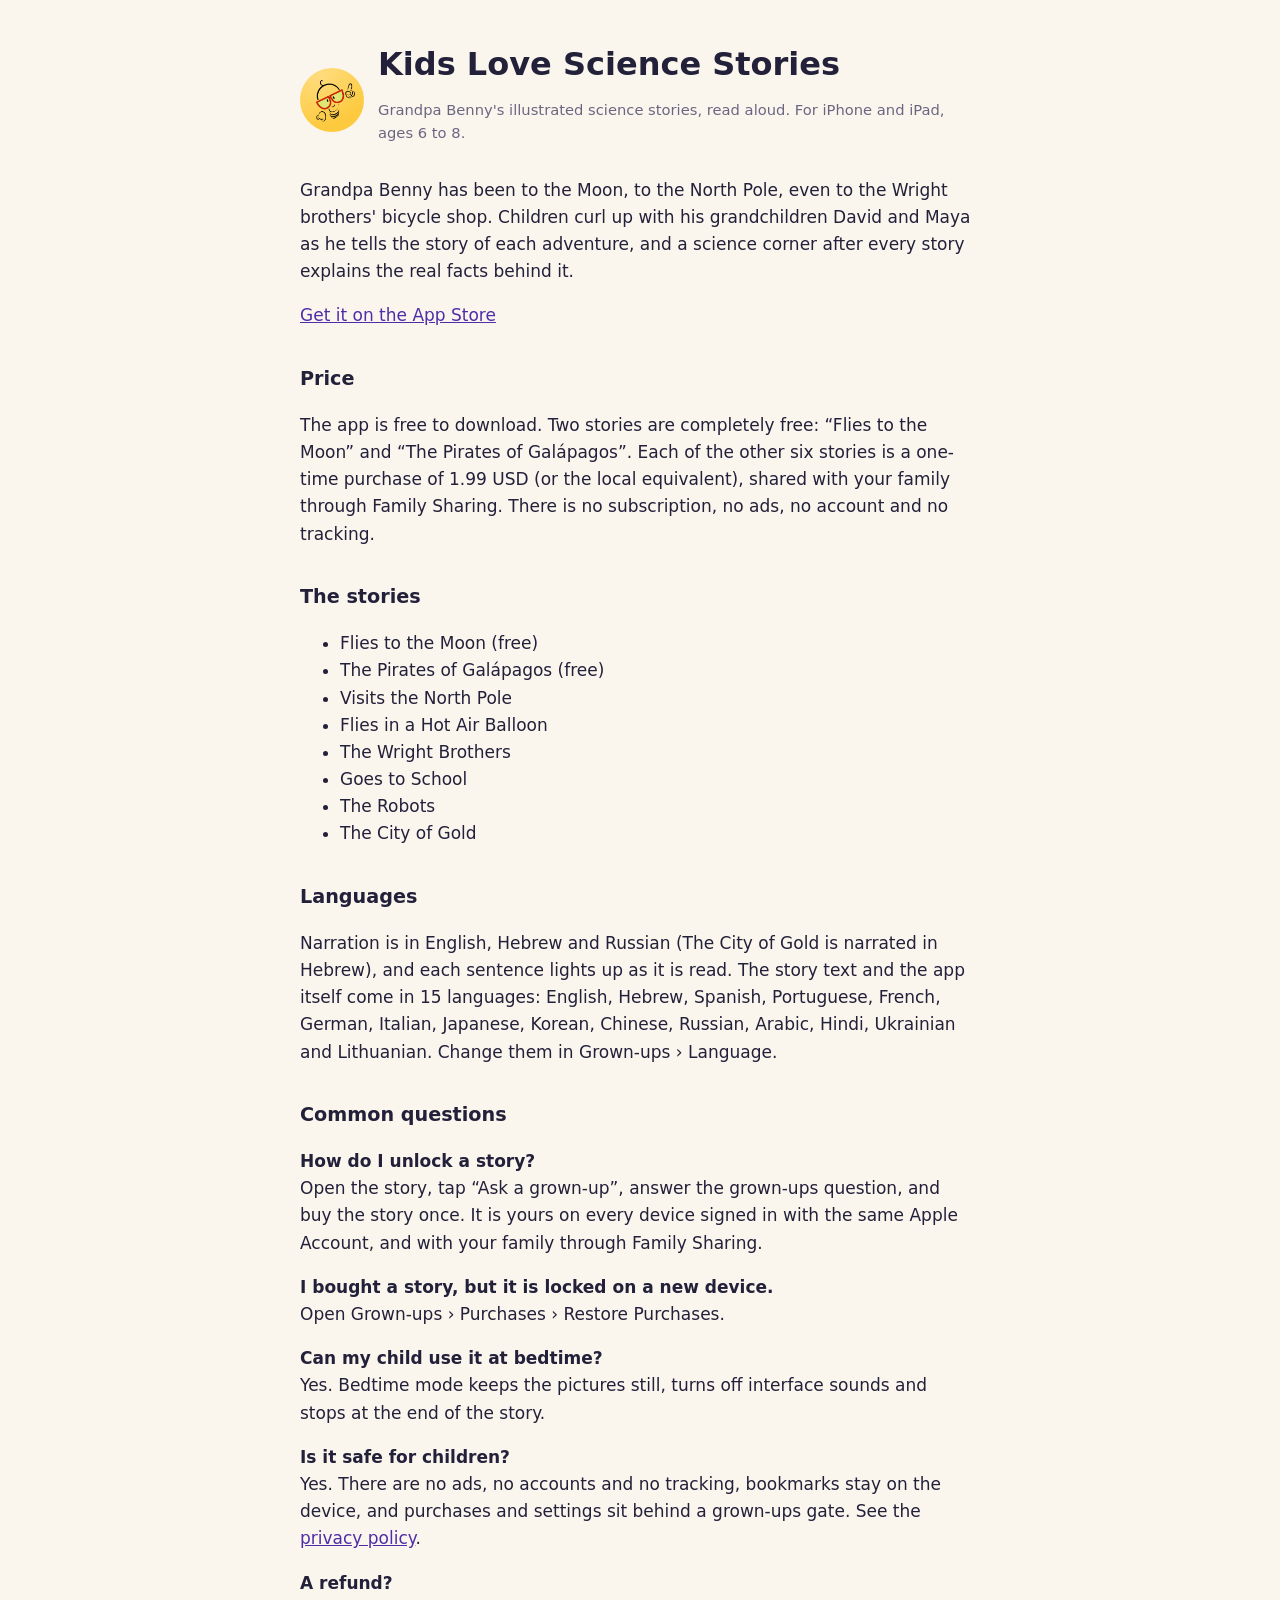
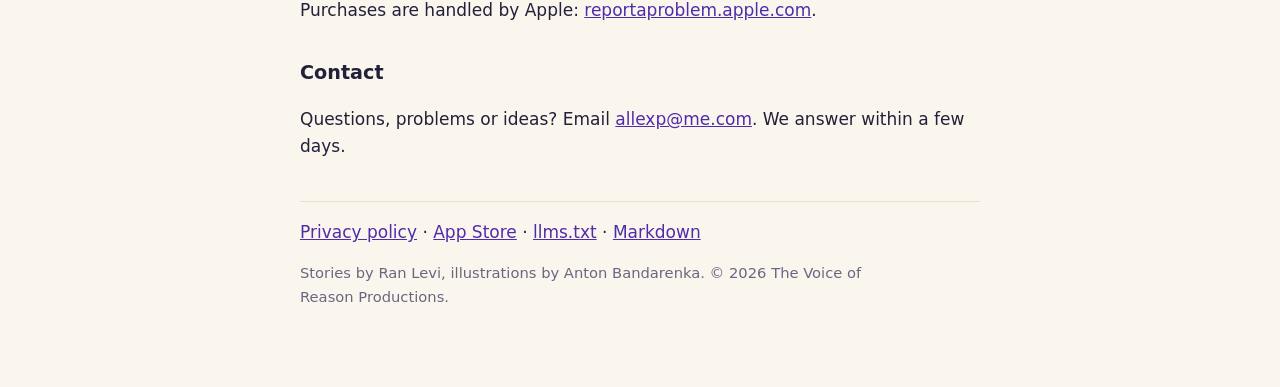
<file: index.html>
<!doctype html>
<html lang="en"><head><meta charset="utf-8"><meta name="viewport" content="width=device-width,initial-scale=1">
<title>Kids Love Science Stories: Grandpa Benny's read-aloud science adventures</title>
<meta name="description" content="Illustrated science stories by Ran Levi, read aloud, for children aged 6 to 8 on iPhone and iPad. Two stories free, the other six are 1.99 USD each. No ads, no accounts, no tracking.">
<link rel="canonical" href="https://allexp1.github.io/kidslovescience/">
<link rel="alternate" type="text/markdown" href="https://allexp1.github.io/kidslovescience/index.md">
<link rel="alternate" type="text/plain" title="llms.txt" href="https://allexp1.github.io/kidslovescience/llms.txt">
<link rel="sitemap" type="application/xml" href="https://allexp1.github.io/kidslovescience/sitemap.xml">
<meta property="og:type" content="website">
<meta property="og:title" content="Kids Love Science Stories">
<meta property="og:description" content="Grandpa Benny's illustrated science stories, read aloud. For iPhone and iPad, ages 6 to 8.">
<meta property="og:url" content="https://allexp1.github.io/kidslovescience/">
<meta property="og:image" content="https://allexp1.github.io/kidslovescience/logo.png">
<link rel="stylesheet" href="style.css">
<script type="application/ld+json">
{
  "@context": "https://schema.org",
  "@type": "MobileApplication",
  "name": "Kids Love Science Stories",
  "alternateName": "Kids Love Science",
  "description": "Grandpa Benny's illustrated science stories, read aloud, with a science corner after every story. For children aged 6 to 8.",
  "operatingSystem": "iOS, iPadOS",
  "applicationCategory": "EducationalApplication",
  "url": "https://allexp1.github.io/kidslovescience/",
  "downloadUrl": "https://apps.apple.com/app/id6823911169",
  "image": "https://allexp1.github.io/kidslovescience/logo.png",
  "typicalAgeRange": "6-8",
  "contentRating": "4+",
  "inLanguage": ["en", "he", "es", "pt", "fr", "de", "it", "ja", "ko", "zh", "ru", "ar", "hi", "uk", "lt"],
  "author": {"@type": "Person", "name": "Ran Levi"},
  "publisher": {"@type": "Organization", "name": "The Voice of Reason Productions"},
  "offers": [
    {"@type": "Offer", "name": "App download with two free stories", "price": "0", "priceCurrency": "USD"},
    {"@type": "Offer", "name": "Each further story (one-time purchase)", "price": "1.99", "priceCurrency": "USD"}
  ]
}
</script>
</head>
<body><main>
<header><img src="logo.png" alt="Kids Love Science Stories app icon"><div><h1>Kids Love Science Stories</h1><p class="muted">Grandpa Benny's illustrated science stories, read aloud. For iPhone and iPad, ages 6 to 8.</p></div></header>

<p>Grandpa Benny has been to the Moon, to the North Pole, even to the Wright brothers' bicycle shop. Children curl up with his grandchildren David and Maya as he tells the story of each adventure, and a science corner after every story explains the real facts behind it.</p>
<p><a href="https://apps.apple.com/app/id6823911169">Get it on the App Store</a></p>

<h2>Price</h2>
<p>The app is free to download. Two stories are completely free: “Flies to the Moon” and “The Pirates of Galápagos”. Each of the other six stories is a one-time purchase of 1.99 USD (or the local equivalent), shared with your family through Family Sharing. There is no subscription, no ads, no account and no tracking.</p>

<h2>The stories</h2>
<ul>
<li>Flies to the Moon (free)</li>
<li>The Pirates of Galápagos (free)</li>
<li>Visits the North Pole</li>
<li>Flies in a Hot Air Balloon</li>
<li>The Wright Brothers</li>
<li>Goes to School</li>
<li>The Robots</li>
<li>The City of Gold</li>
</ul>

<h2>Languages</h2>
<p>Narration is in English, Hebrew and Russian (The City of Gold is narrated in Hebrew), and each sentence lights up as it is read. The story text and the app itself come in 15 languages: English, Hebrew, Spanish, Portuguese, French, German, Italian, Japanese, Korean, Chinese, Russian, Arabic, Hindi, Ukrainian and Lithuanian. Change them in Grown-ups › Language.</p>

<h2>Common questions</h2>
<p><strong>How do I unlock a story?</strong><br>Open the story, tap “Ask a grown-up”, answer the grown-ups question, and buy the story once. It is yours on every device signed in with the same Apple Account, and with your family through Family Sharing.</p>
<p><strong>I bought a story, but it is locked on a new device.</strong><br>Open Grown-ups › Purchases › Restore Purchases.</p>
<p><strong>Can my child use it at bedtime?</strong><br>Yes. Bedtime mode keeps the pictures still, turns off interface sounds and stops at the end of the story.</p>
<p><strong>Is it safe for children?</strong><br>Yes. There are no ads, no accounts and no tracking, bookmarks stay on the device, and purchases and settings sit behind a grown-ups gate. See the <a href="privacy.html">privacy policy</a>.</p>
<p><strong>A refund?</strong><br>Purchases are handled by Apple: <a href="https://reportaproblem.apple.com">reportaproblem.apple.com</a>.</p>

<h2>Contact</h2>
<p>Questions, problems or ideas? Email <a href="mailto:allexp@me.com">allexp@me.com</a>. We answer within a few days.</p>

<nav><a href="privacy.html">Privacy policy</a> · <a href="https://apps.apple.com/app/id6823911169">App Store</a> · <a href="llms.txt">llms.txt</a> · <a href="index.md">Markdown</a></nav>
<p class="muted">Stories by Ran Levi, illustrations by Anton Bandarenka. © 2026 The Voice of Reason Productions.</p>
</main></body></html>
</file>
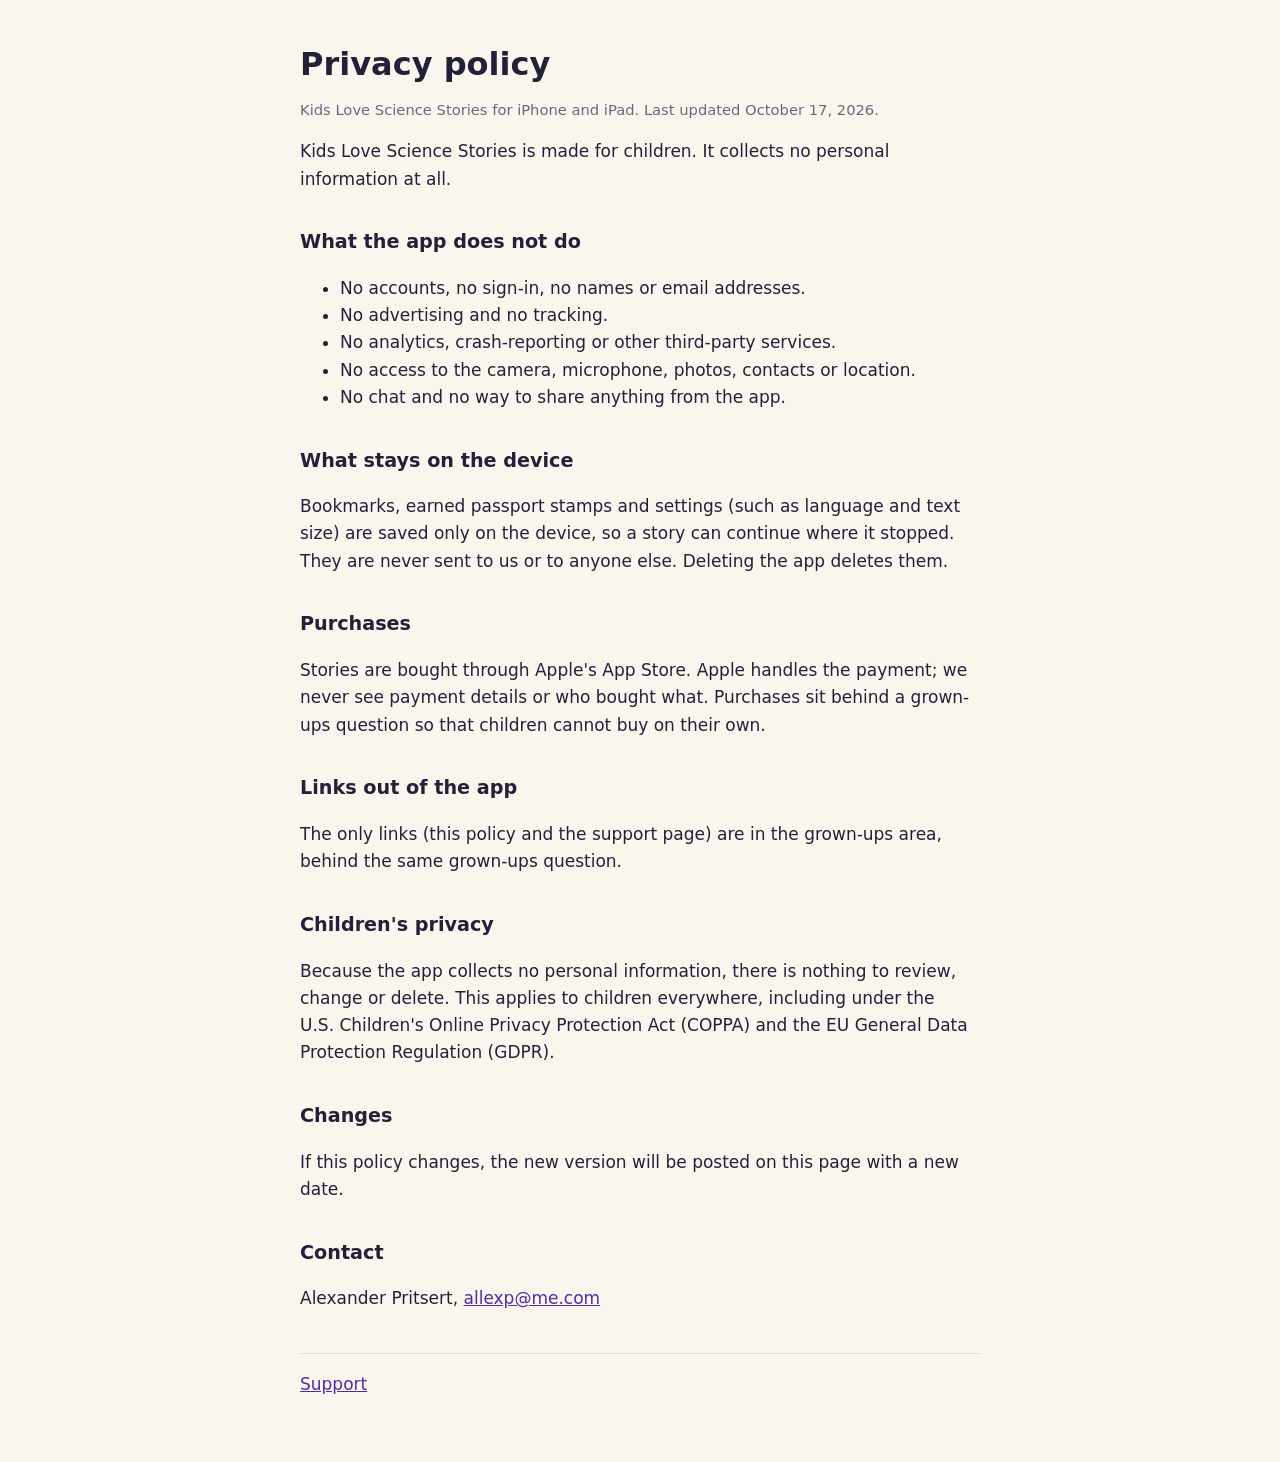
<file: privacy.html>
<!doctype html>
<html lang="en"><head><meta charset="utf-8"><meta name="viewport" content="width=device-width,initial-scale=1">
<title>Kids Love Science Stories: Privacy Policy</title><link rel="stylesheet" href="style.css"></head>
<body><main>
<h1>Privacy policy</h1>
<p class="muted">Kids Love Science Stories for iPhone and iPad. Last updated October 17, 2026.</p>

<p>Kids Love Science Stories is made for children. It collects no personal information at all.</p>

<h2>What the app does not do</h2>
<ul>
<li>No accounts, no sign-in, no names or email addresses.</li>
<li>No advertising and no tracking.</li>
<li>No analytics, crash-reporting or other third-party services.</li>
<li>No access to the camera, microphone, photos, contacts or location.</li>
<li>No chat and no way to share anything from the app.</li>
</ul>

<h2>What stays on the device</h2>
<p>Bookmarks, earned passport stamps and settings (such as language and text size) are saved only on the device, so a story can continue where it stopped. They are never sent to us or to anyone else. Deleting the app deletes them.</p>

<h2>Purchases</h2>
<p>Stories are bought through Apple's App Store. Apple handles the payment; we never see payment details or who bought what. Purchases sit behind a grown-ups question so that children cannot buy on their own.</p>

<h2>Links out of the app</h2>
<p>The only links (this policy and the support page) are in the grown-ups area, behind the same grown-ups question.</p>

<h2>Children's privacy</h2>
<p>Because the app collects no personal information, there is nothing to review, change or delete. This applies to children everywhere, including under the U.S. Children's Online Privacy Protection Act (COPPA) and the EU General Data Protection Regulation (GDPR).</p>

<h2>Changes</h2>
<p>If this policy changes, the new version will be posted on this page with a new date.</p>

<h2>Contact</h2>
<p>Alexander Pritsert, <a href="mailto:allexp@me.com">allexp@me.com</a></p>

<nav><a href="./">Support</a></nav>
</main></body></html>
</file>
<file: style.css>
:root{--bg:#FAF6EE;--fg:#23203A;--muted:#6B6680;--accent:#4F2DA8;--line:#E7E0D2}
@media (prefers-color-scheme:dark){:root{--bg:#17151F;--fg:#EEEAF7;--muted:#A9A3BD;--accent:#B9A5FF;--line:#34304A}}
body{margin:0;background:var(--bg);color:var(--fg);font:17px/1.6 -apple-system,system-ui,"Segoe UI",sans-serif}
main{max-width:680px;margin:0 auto;padding:40px max(20px,env(safe-area-inset-left)) 64px}
h1{font-size:2rem;line-height:1.15;margin:.2em 0 .4em}h2{font-size:1.2rem;margin:1.8em 0 .4em}
a{color:var(--accent)}p,li{max-width:62ch}.muted{color:var(--muted);font-size:.92rem}
header{display:flex;gap:14px;align-items:center}header img{width:64px;height:64px;border-radius:14px}
nav{margin-top:2.4em;padding-top:1em;border-top:1px solid var(--line)}
</file>
